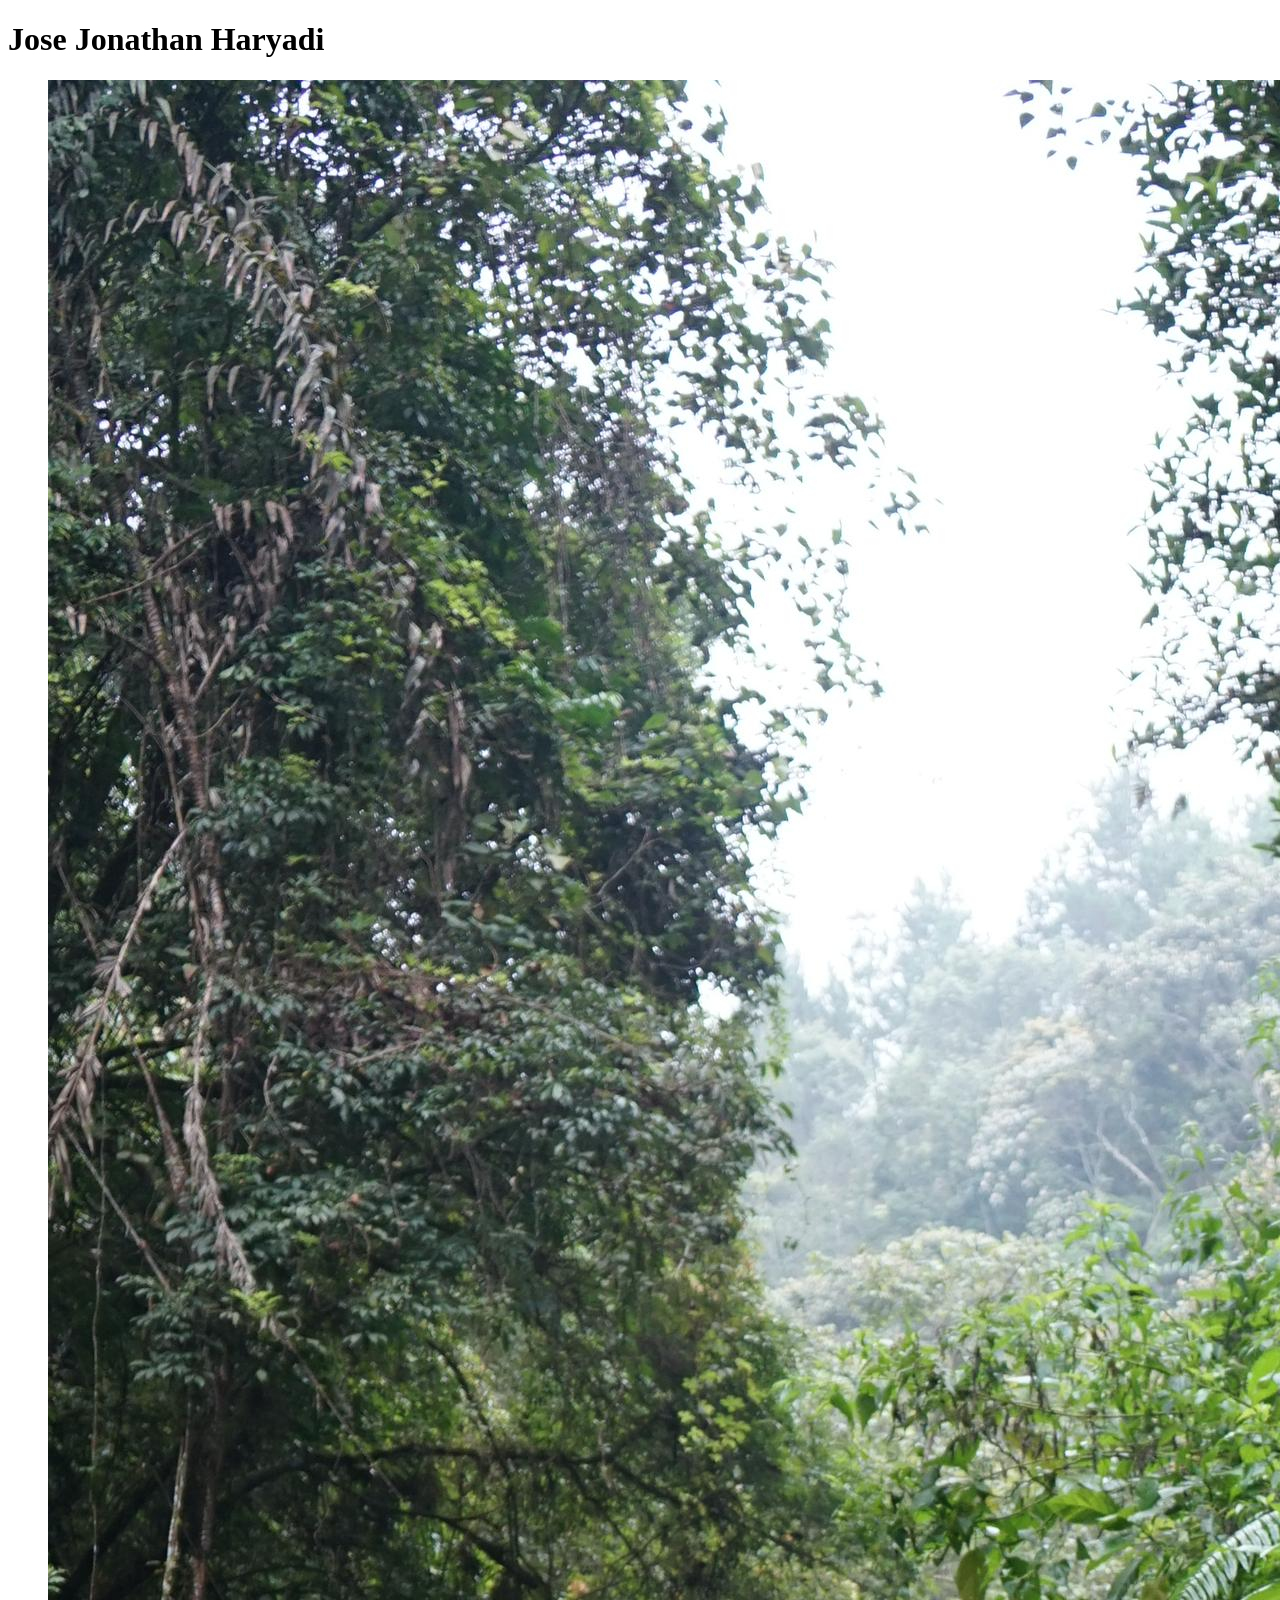
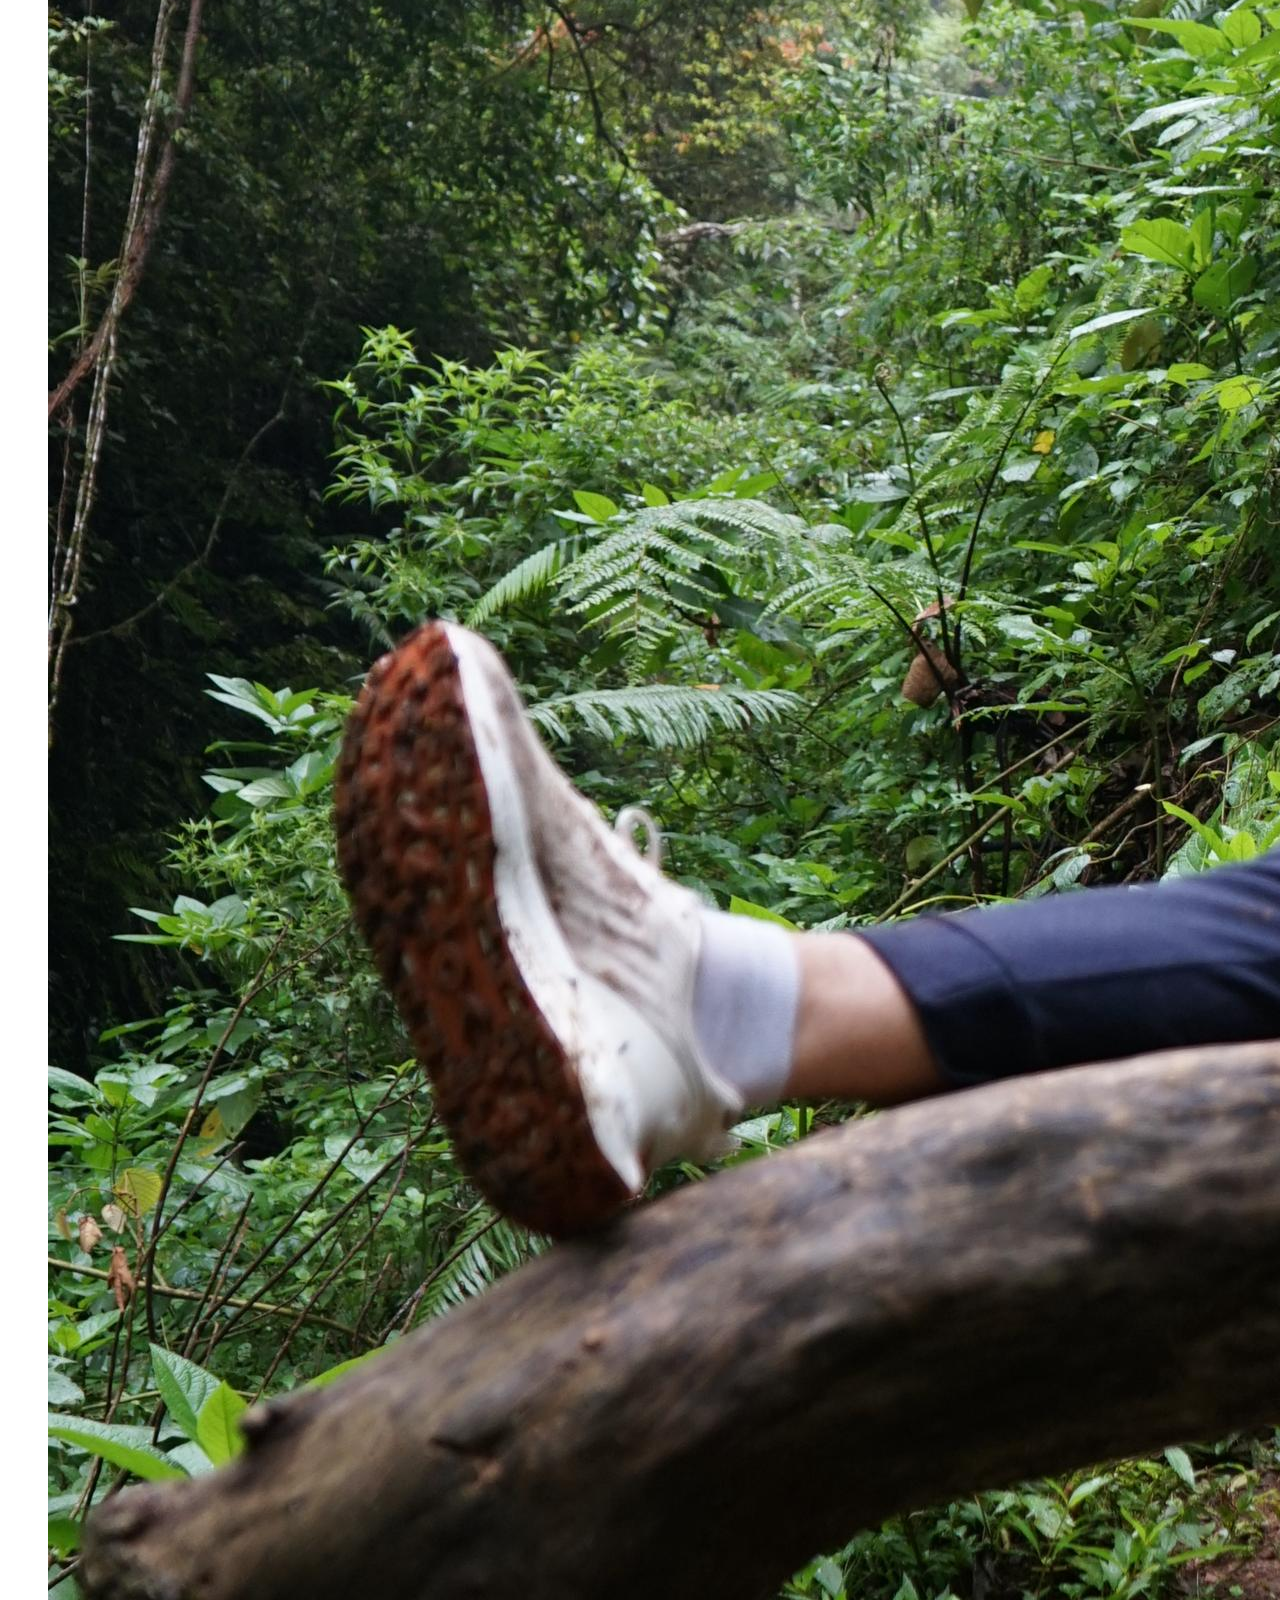
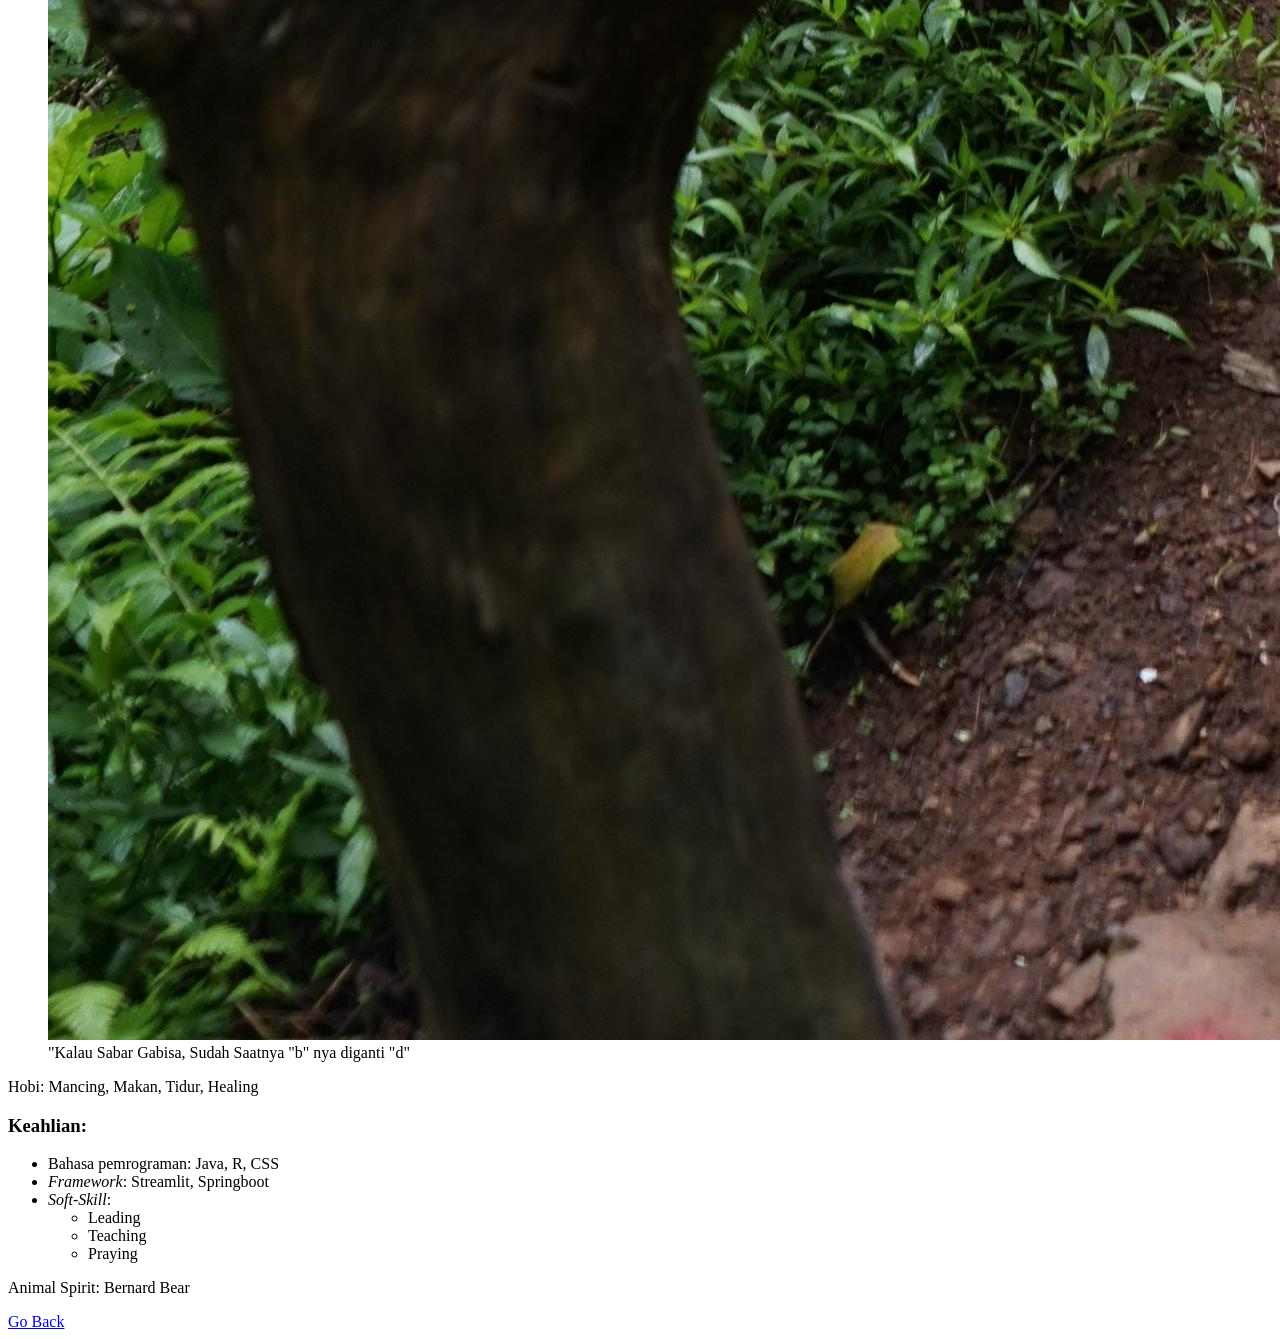
<file: jose.html>
<!DOCTYPE html>
<html lang="en">
<head>
    <meta charset="UTF-8">
    <meta name="viewport" content="width=device-width, initial-scale=1.0">
    <title>Jose Jonathan Haryadi</title>
</head>
<body>
    <h1>Jose Jonathan Haryadi</h1>

    <figure>
        <img src="/images/jose.jpeg" alt="jose_photo">
        <figcaption>"Kalau Sabar Gabisa, Sudah Saatnya "b" nya diganti "d"</figcaption>
    </figure>

    <div>
        <p>Hobi: Mancing, Makan, Tidur, Healing</p>
        <h3>Keahlian:</h3>
        <ul>
            <li>Bahasa pemrograman: Java, R, CSS</li>
            <li><i>Framework</i>: Streamlit, Springboot</li>
            <li><i>Soft-Skill</i>:
                <ul>
                    <li>Leading</li>
                    <li>Teaching</li>
                    <li>Praying</li>
                </ul>
            </li>
        </ul>
        <p>Animal Spirit: Bernard Bear</p>
    </div>

    <a href="index.html">Go Back</a>
</body>
</html>
</file>
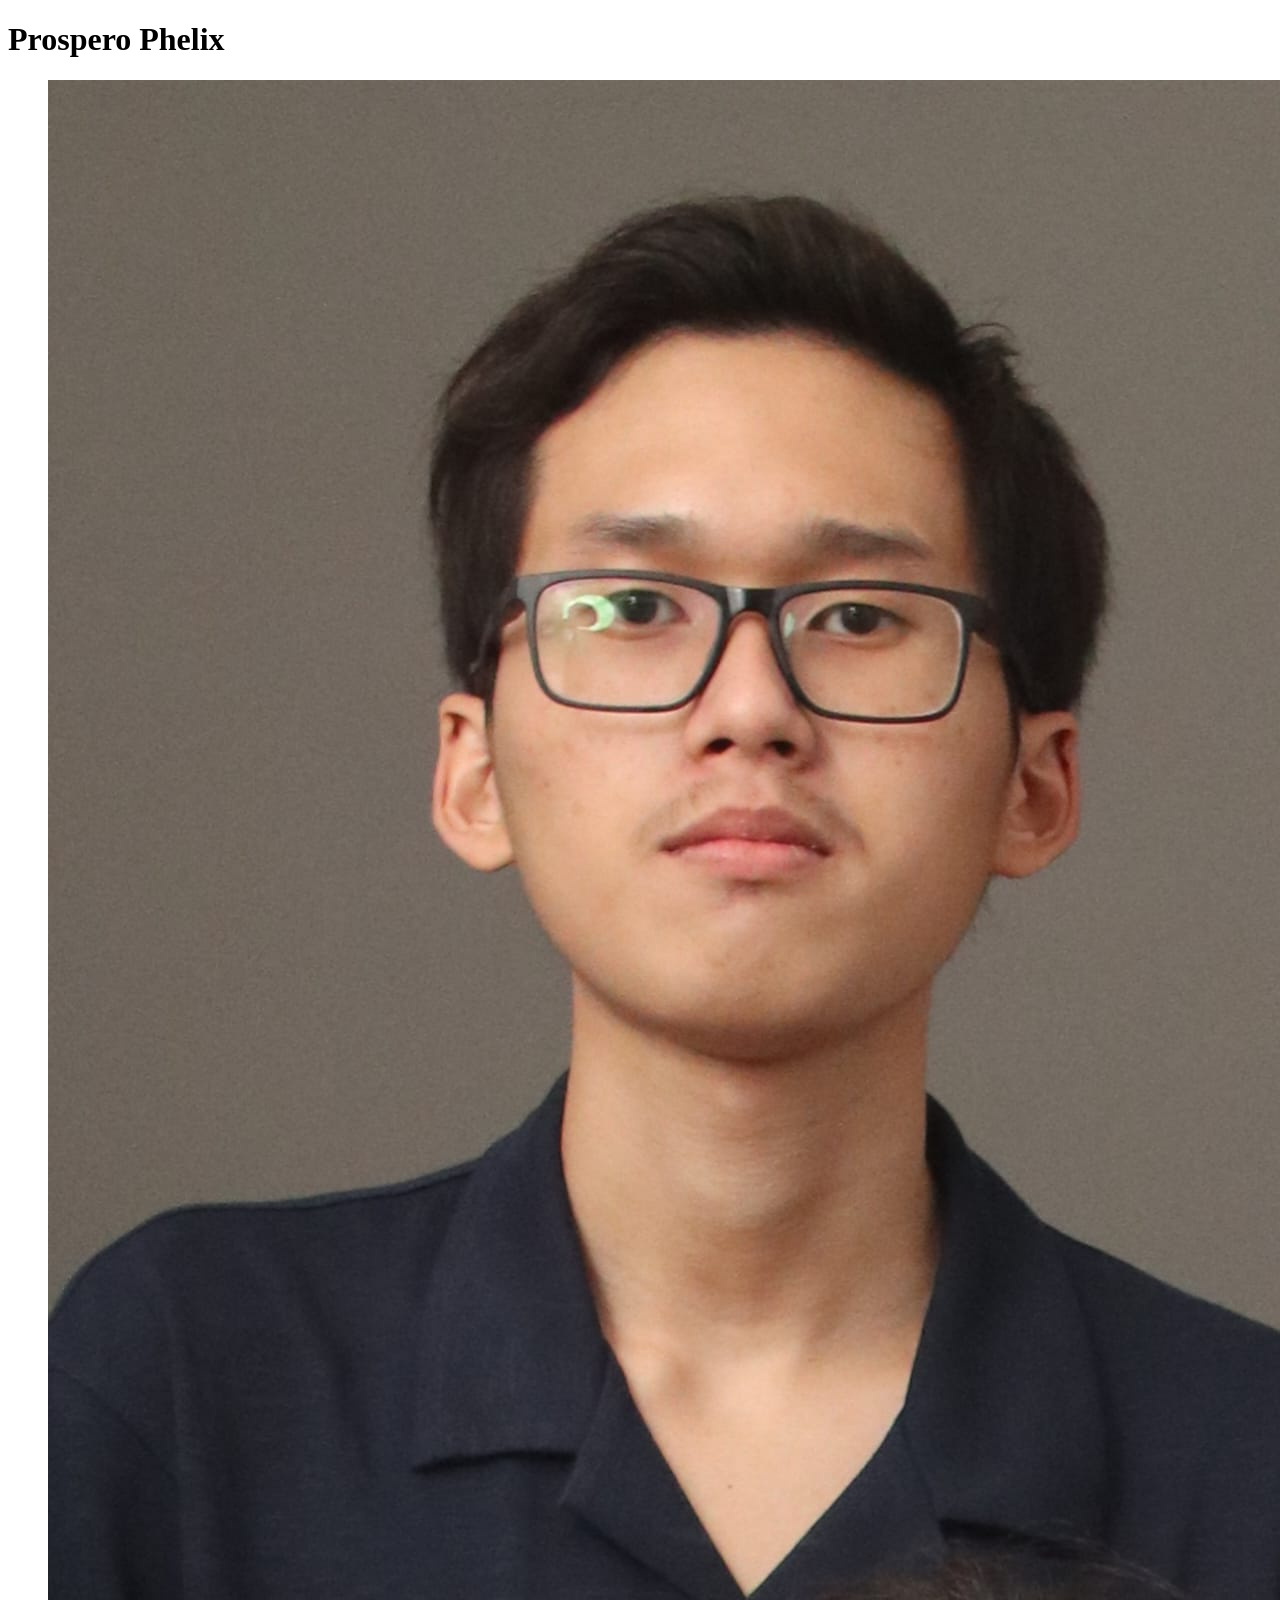
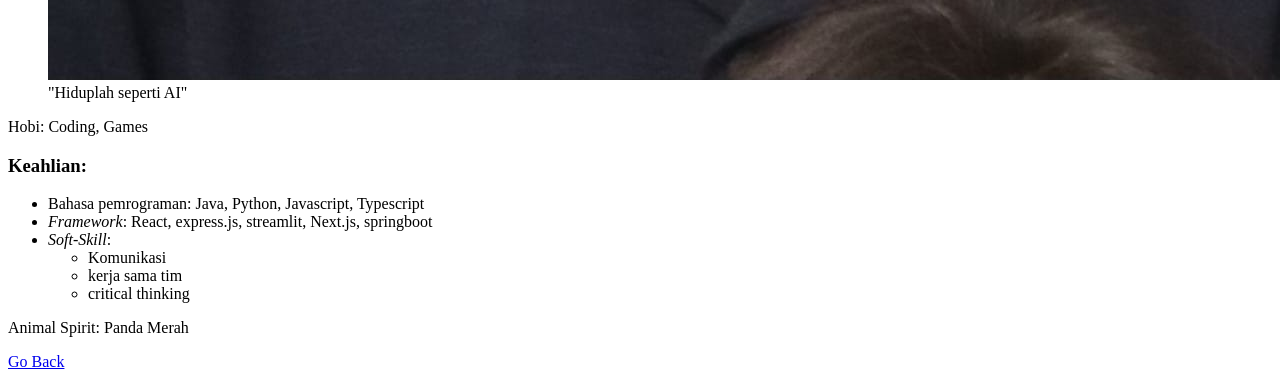
<file: prospero.html>
<!DOCTYPE html>
<html lang="en">

<head>
    <meta charset="UTF-8">
    <meta name="viewport" content="width=device-width, initial-scale=1.0">
    <title>Prospero Phelix</title>
</head>

<body>
    <h1>Prospero Phelix</h1>
    <figure>
        <img src="/images/prospero.jpeg" alt="prospero_photo">
        <figcaption>"Hiduplah seperti AI"</figcaption>
    </figure>
    <div>
        <p>Hobi: Coding, Games</p>
        <h3>Keahlian:</h3>
        <ul>
            <li>Bahasa pemrograman: Java, Python, Javascript, Typescript</li>
            <li><i>Framework</i>: React, express.js, streamlit, Next.js, springboot</li>
            <li><i>Soft-Skill</i>:
                <ul>
                    <li>Komunikasi</li>
                    <li>kerja sama tim</li>
                    <li>critical thinking</li>
                </ul>
            </li>
        </ul>
        <p>Animal Spirit: Panda Merah</p>
    </div>

    <a href="index.html">Go Back</a>
</body>

</html>
</file>
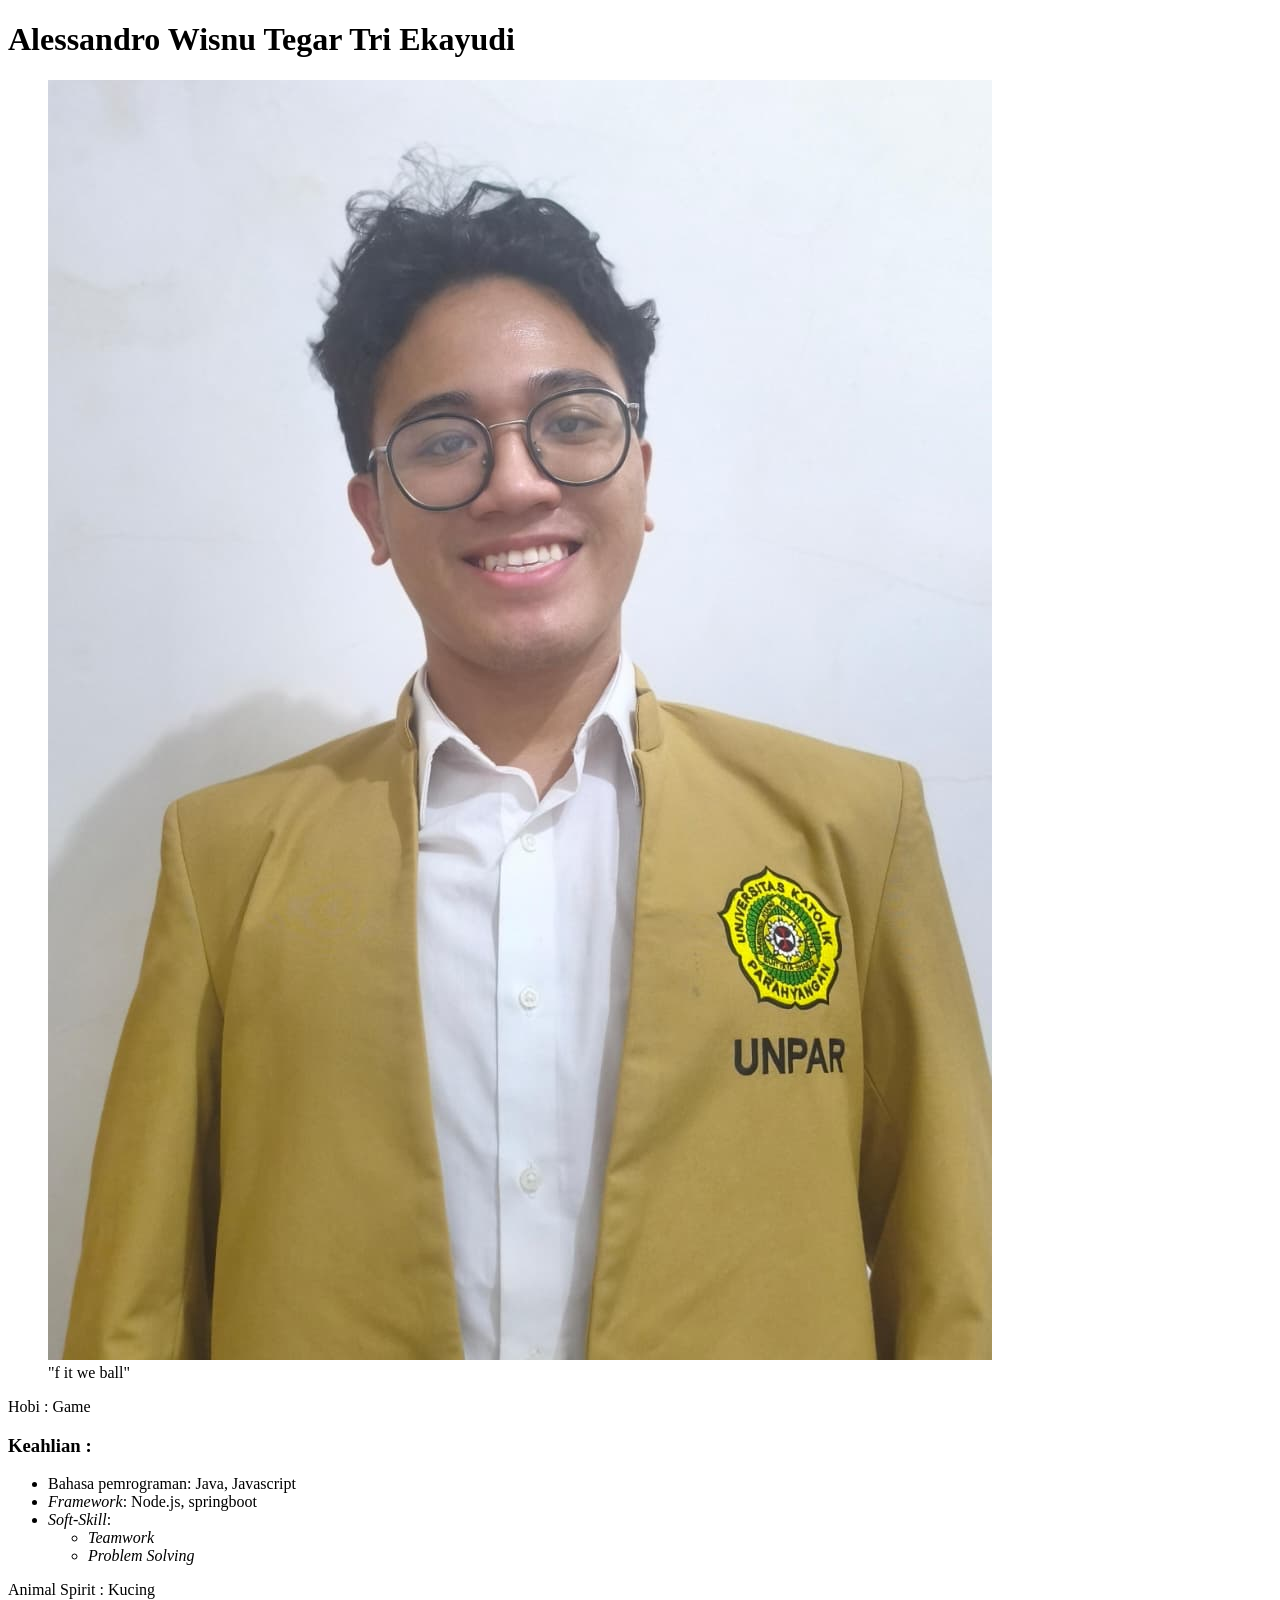
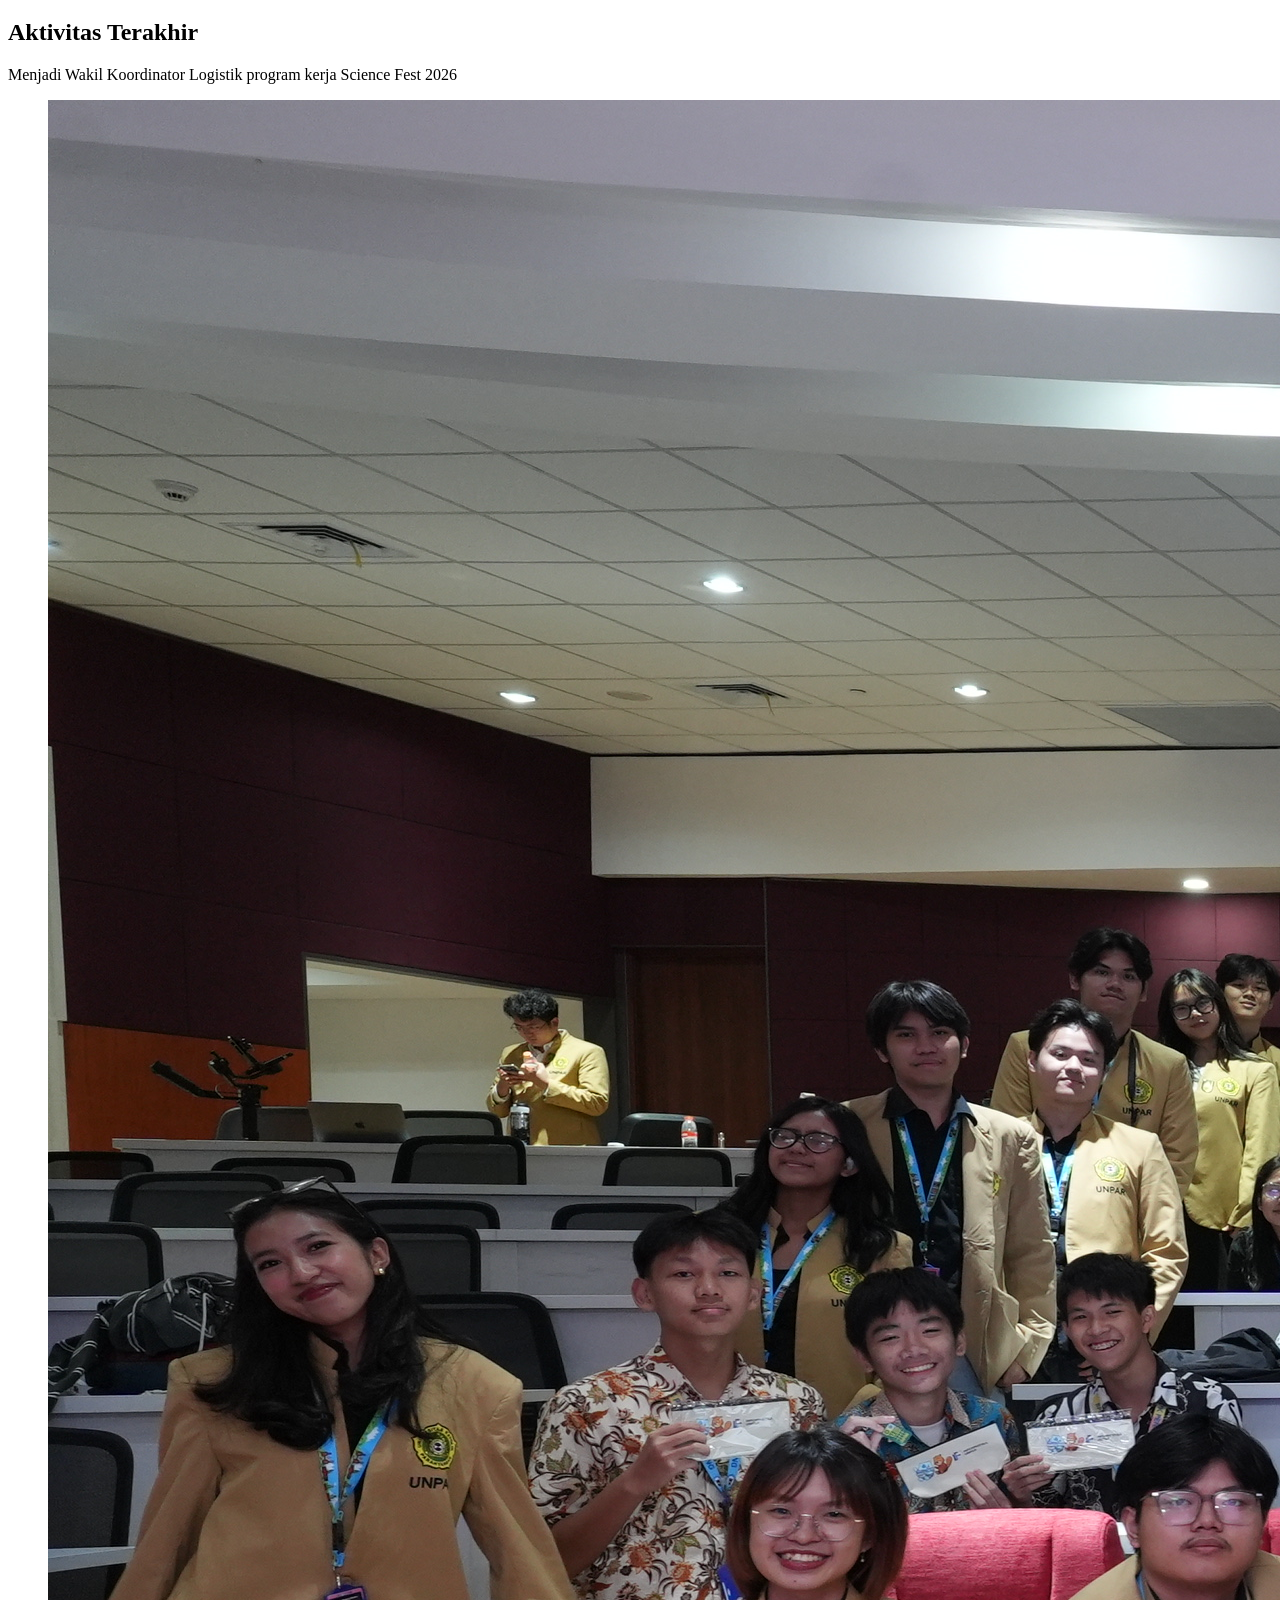
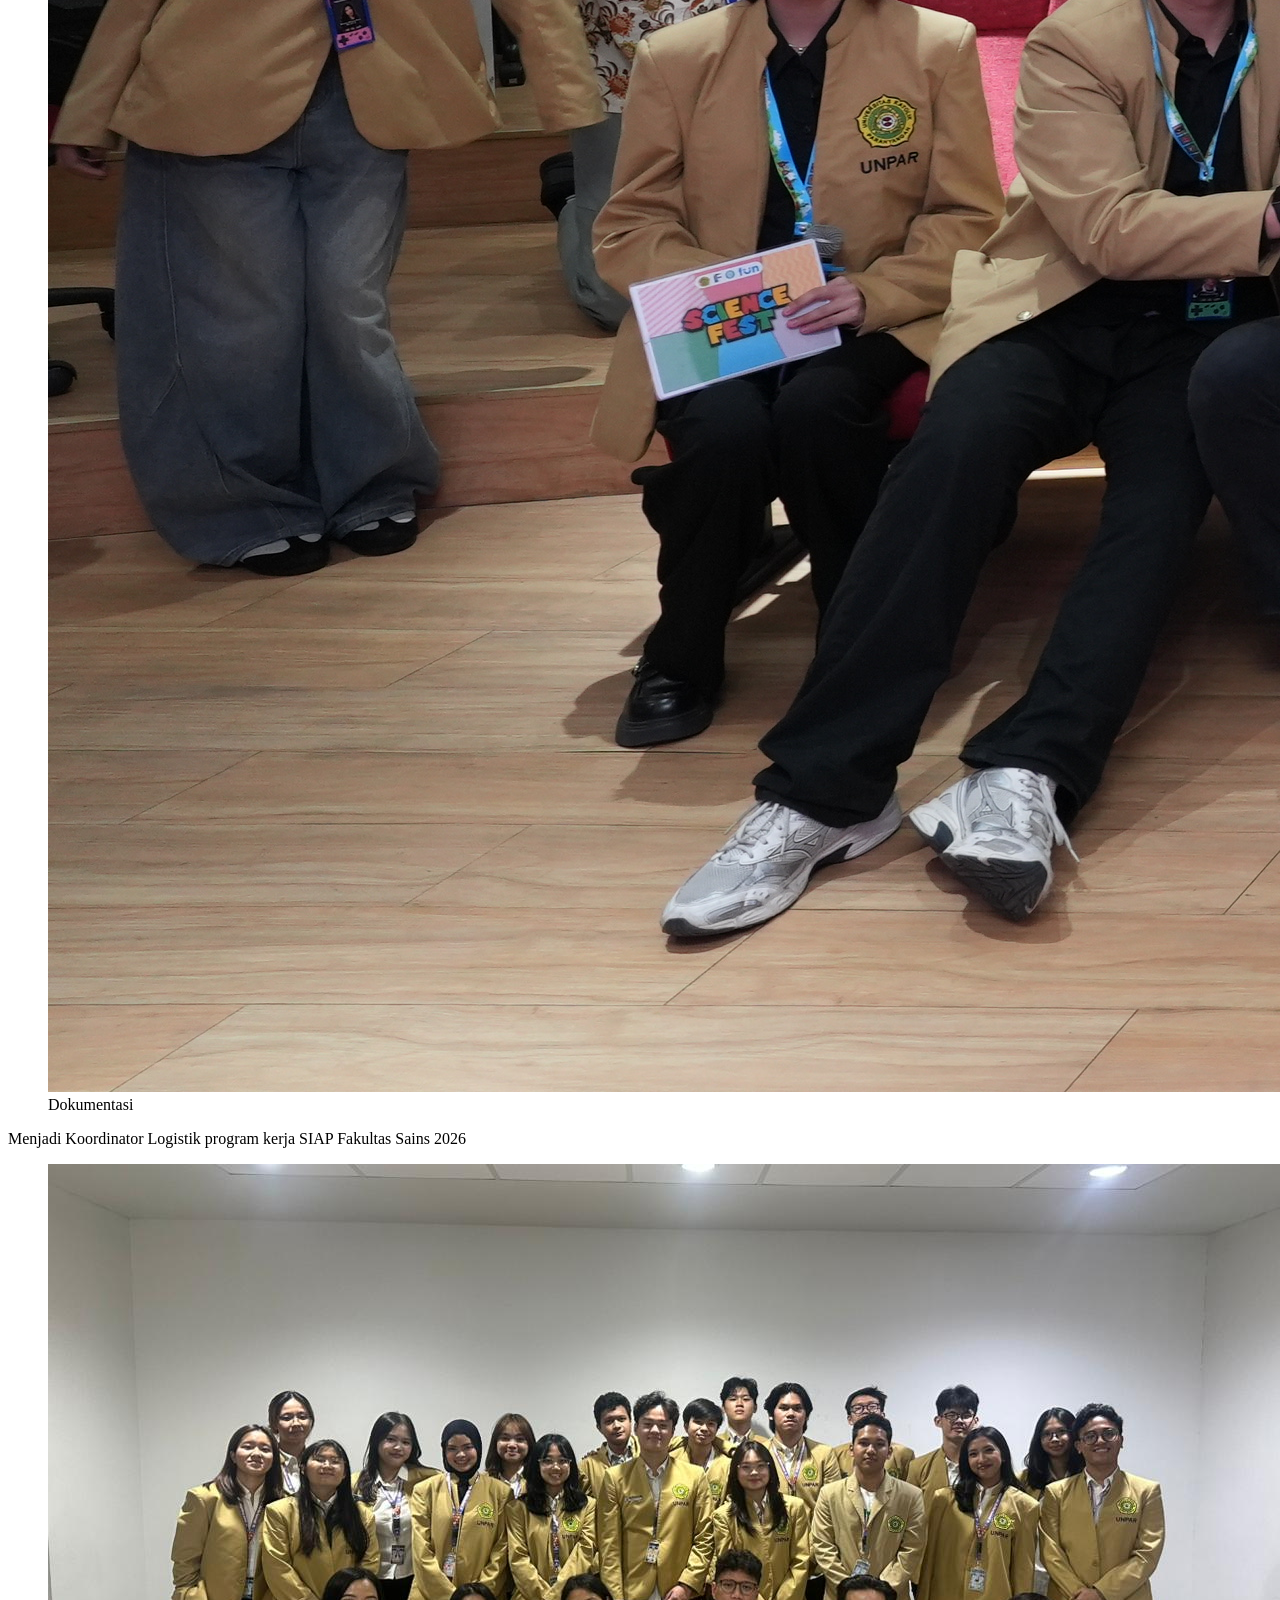
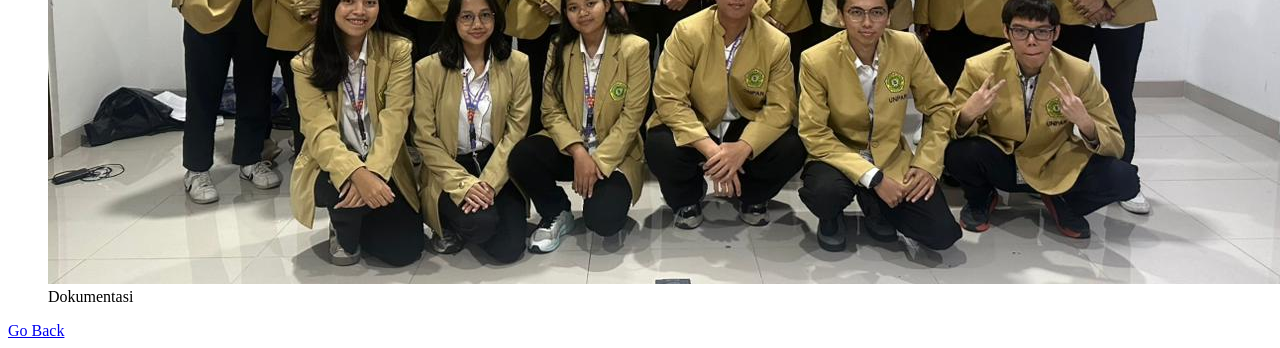
<file: wisnu.html>
<!DOCTYPE html>
<html lang="en">

<head>
    <meta charset="UTF-8">
    <meta name="viewport" content="width=device-width, initial-scale=1.0">
    <title>Alessandro Wisnu Tegar Tri Ekayudi</title>
</head>

<body>
    <h1>Alessandro Wisnu Tegar Tri Ekayudi</h1>
    <figure>
        <img src="/images/wisnu.jpeg" alt="wisnu_photo">
        <figcaption>"f it we ball"</figcaption>
    </figure>

    <div>
        <p>Hobi : Game</p>
        <h3>Keahlian :</h3>
        <ul>
            <li>Bahasa pemrograman: Java, Javascript</li>
            <li><i>Framework</i>: Node.js, springboot</li>
            <li><i>Soft-Skill</i>:
                <ul>
                    <li><i>Teamwork</i></li>
                    <li><i>Problem Solving</i></li>
                </ul>
            </li>
        </ul>
        <p>Animal Spirit : Kucing</p>
    </div>

    <div>
        <h2>Aktivitas Terakhir</h2>

        <p>Menjadi Wakil Koordinator Logistik program kerja Science Fest 2026</p>
    </div>

    <figure>
        <img src="/images/wisnu_activity.JPG" alt="science_fest">

        <figcaption>Dokumentasi</figcaption>
    </figure>

    <div>
        <p>Menjadi Koordinator Logistik program kerja SIAP Fakultas Sains 2026</p>
    </div>

    <figure>
        <img src="/images/wisnu_activity_2.jpeg" alt="science_fest">

        <figcaption>Dokumentasi</figcaption>
    </figure>

    <a href="/index.html">Go Back</a>
</body>

</html>
</file>
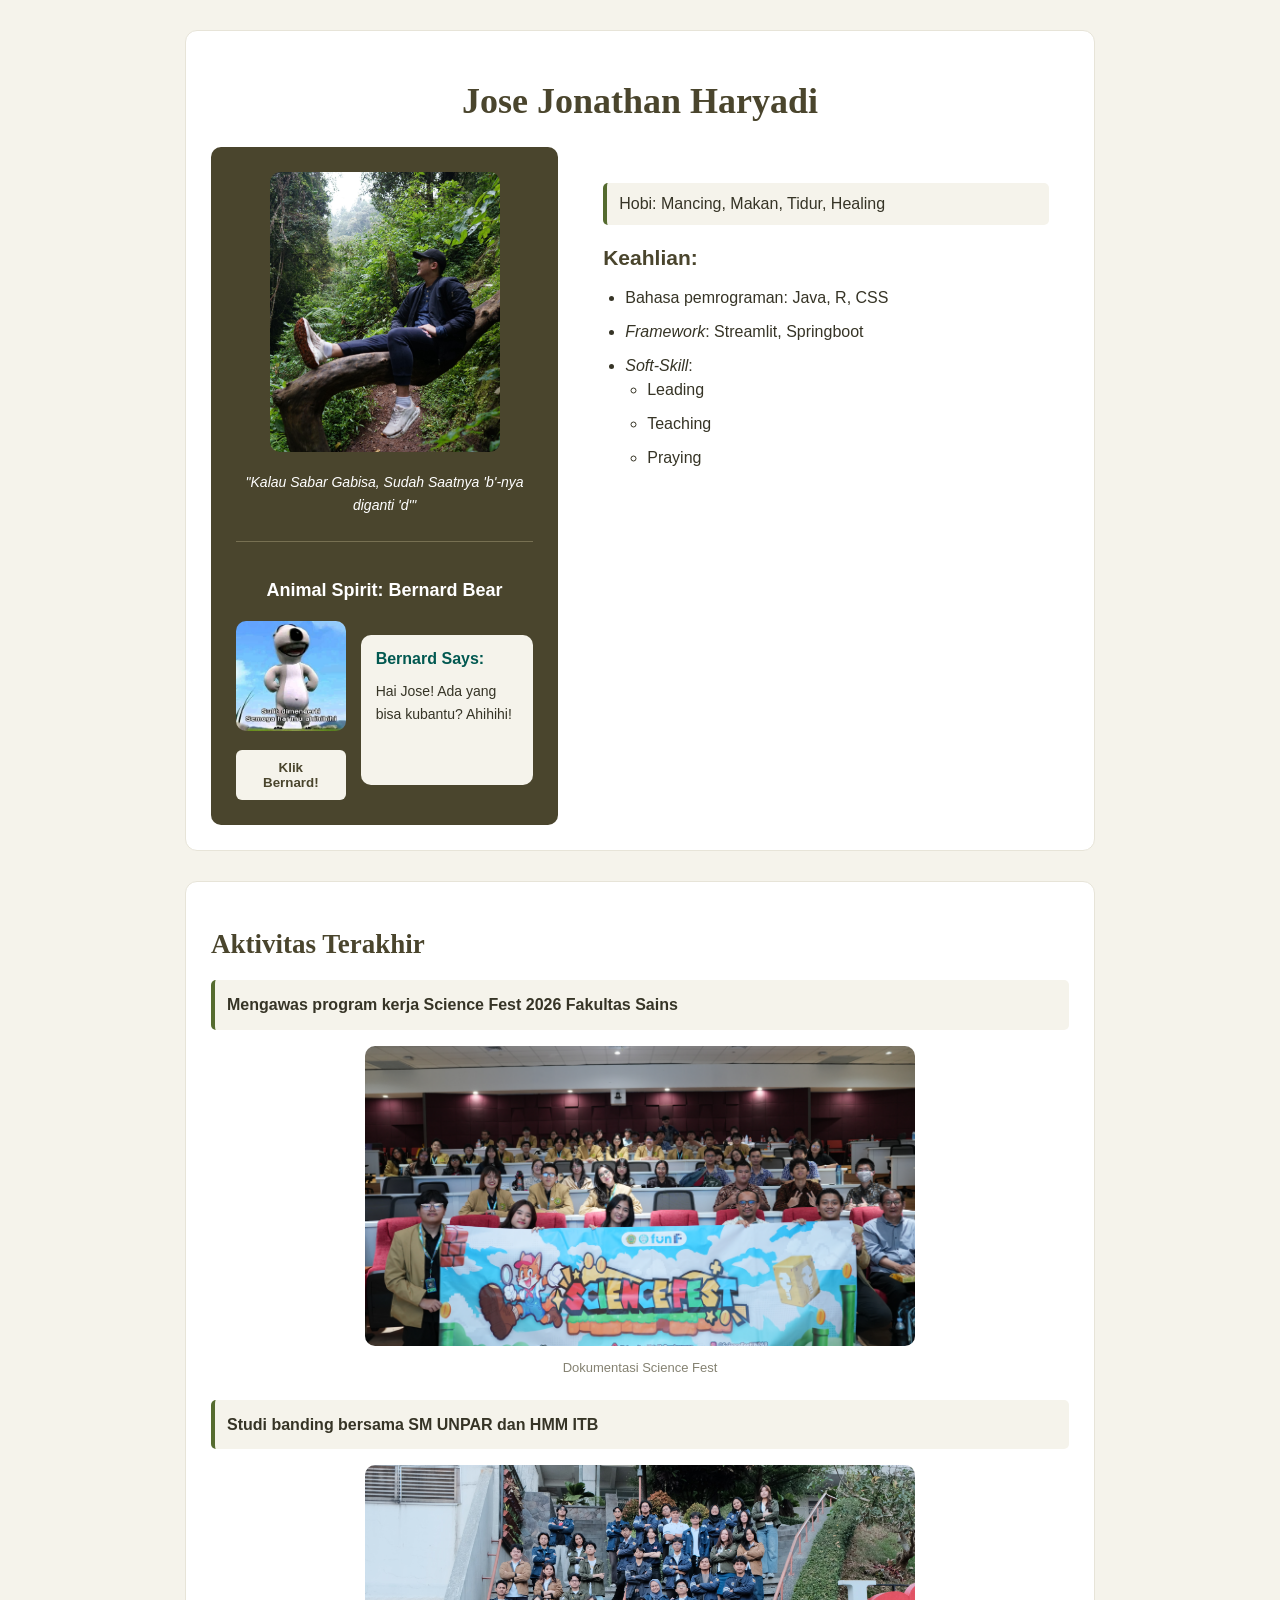
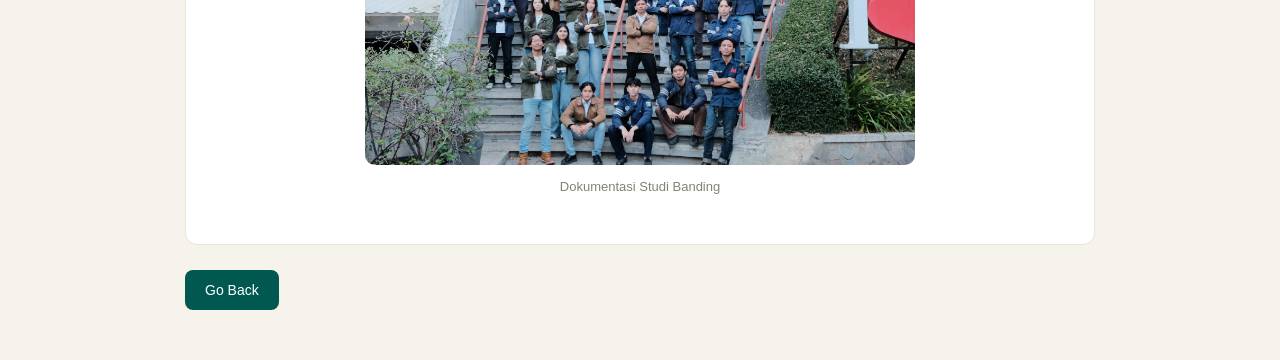
<file: pages/jose/jose.html>
<!DOCTYPE html>
<html lang="en">

<head>
    <meta charset="UTF-8">
    <meta name="viewport" content="width=device-width, initial-scale=1.0">
    <title>Jose Jonathan Haryadi</title>
    <link rel="stylesheet" href="style.css">
</head>

<body>
    <div class="profil">
        <h1>Jose Jonathan Haryadi</h1>
        <div class="profile-content">

            <figure>
                <img id="josePhoto" src="../../images/jose.jpeg" alt="Foto Jose">

                <figcaption>
                    "Kalau Sabar Gabisa, Sudah Saatnya 'b'-nya diganti 'd'"
                </figcaption>

                <div class="animal">
                    <p>Animal Spirit: Bernard Bear</p>

                    <div class="animal-content">
                        <div class="bernard-character">
                            <img id="bernardImage" src="../../images/foto_3.jpg" alt="Bernard Bear">
                            <button id="bernardButton" type="button">
                                Klik Bernard!
                            </button>
                        </div>

                        <div class="bernard-response">
                            <h3>Bernard Says:</h3>
                            <p id="bernardMessage">
                                Hai Jose! Ada yang bisa kubantu? Ahihihi!
                            </p>
                        </div>
                    </div>
                </div>
            </figure>

            <div class="information">
                <p>Hobi: Mancing, Makan, Tidur, Healing</p>
                <h3>Keahlian:</h3>
                <ul>
                    <li>Bahasa pemrograman: Java, R, CSS</li>
                    <li>
                        <i>Framework</i>: Streamlit, Springboot
                    </li>
                    <li>
                        <i>Soft-Skill</i>:
                        <ul>
                            <li>Leading</li>
                            <li>Teaching</li>
                            <li>Praying</li>
                        </ul>
                    </li>
                </ul>
            </div>
        </div>
    </div>


    <div class="activities">
        <h2>Aktivitas Terakhir</h2>

        <p>
            Mengawas program kerja Science Fest 2026 Fakultas Sains
        </p>

        <figure>
            <img src="../../images/jose_activity_1.JPG" alt="Dokumentasi Science Fest">
            <figcaption>
                Dokumentasi Science Fest
            </figcaption>
        </figure>

        <p>
            Studi banding bersama SM UNPAR dan HMM ITB
        </p>

        <figure>
            <img src="../../images/jose_activity_2.jpeg" alt="Dokumentasi Studi Banding">
            <figcaption>
                Dokumentasi Studi Banding
            </figcaption>
        </figure>
    </div>

    <a href="../../index.html">Go Back</a>
    <script src="script.js"></script>
</body>

</html>
</file>
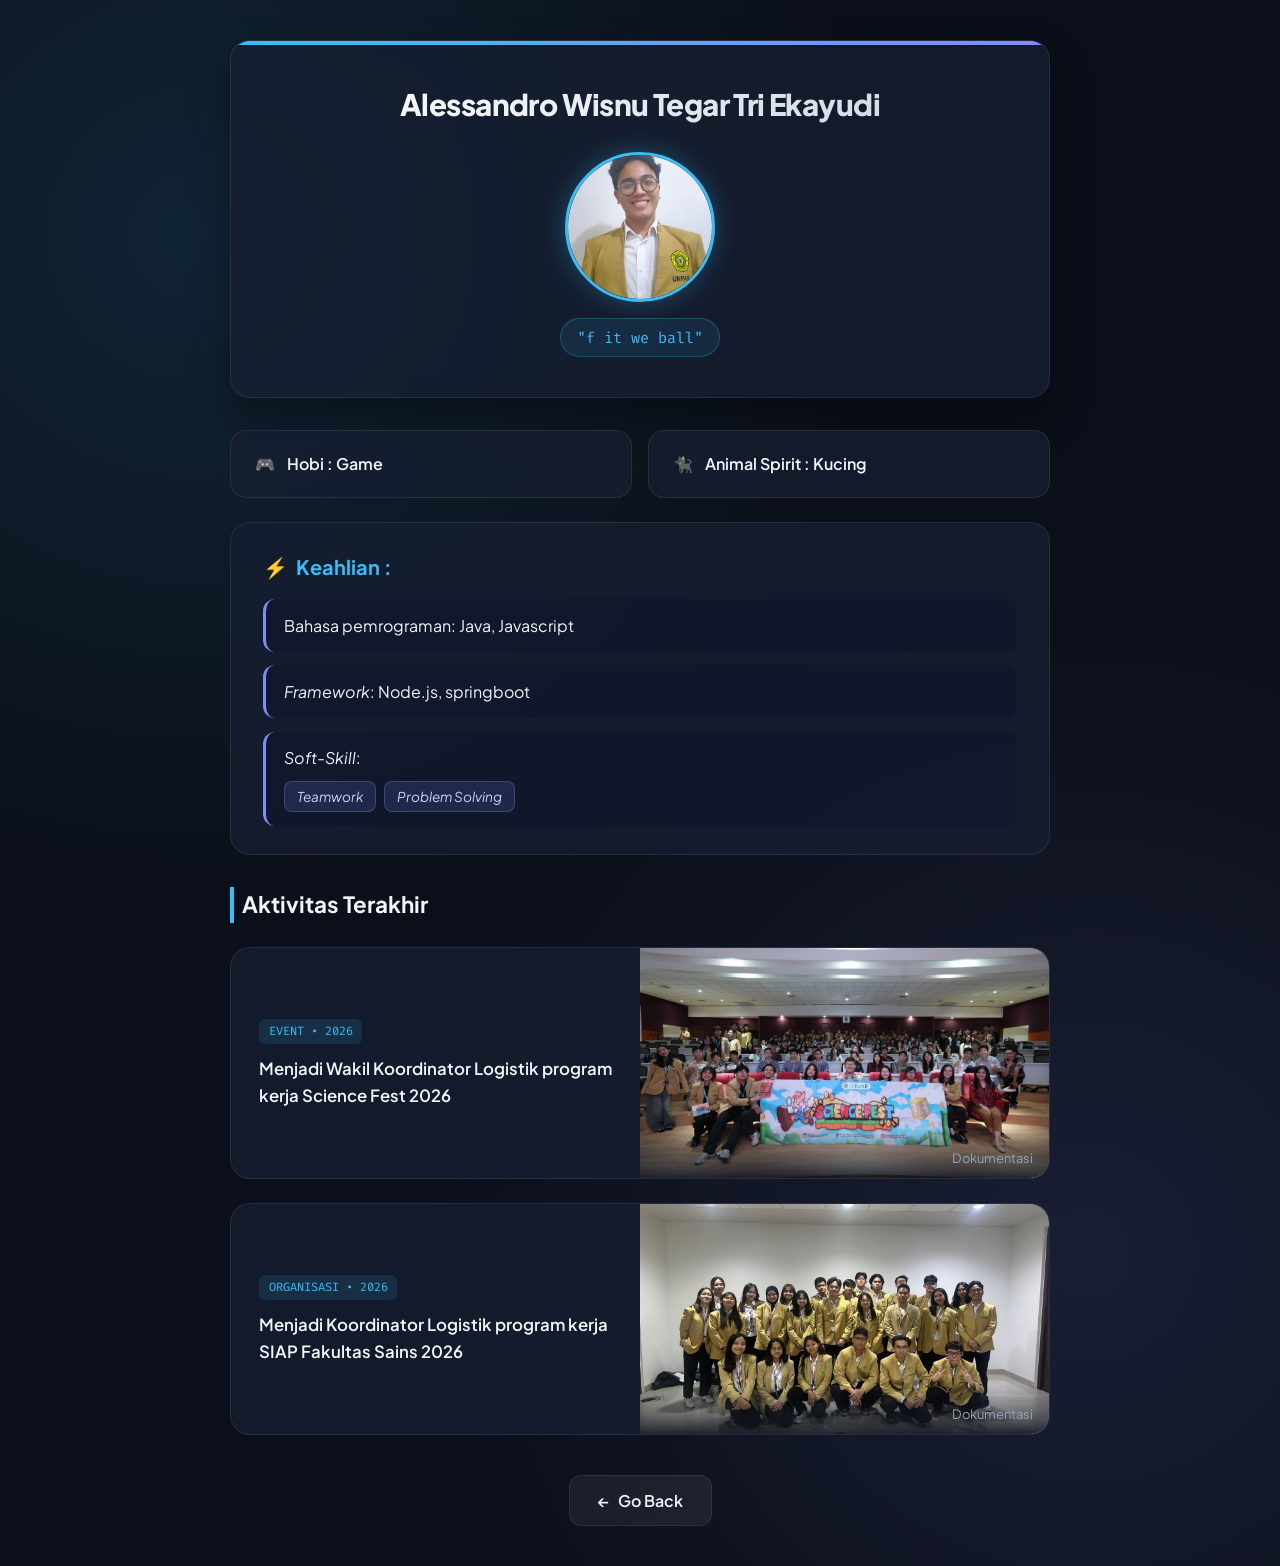
<file: pages/wisnu/wisnu.html>
<!DOCTYPE html>
<html lang="id">

<head>
    <meta charset="UTF-8">
    <meta name="viewport" content="width=device-width, initial-scale=1.0">
    <title>Alessandro Wisnu Tegar Tri Ekayudi</title>
    <!-- Font modern -->
    <link rel="preconnect" href="https://fonts.googleapis.com">
    <link rel="preconnect" href="https://fonts.gstatic.com" crossorigin>
    <link href="https://fonts.googleapis.com/css2?family=Fira+Code:wght@400;500&family=Plus+Jakarta+Sans:wght@400;600;700;800&display=swap" rel="stylesheet">
    <!-- Menghubungkan CSS eksternal -->
    <link rel="stylesheet" href="wisnu_style.css">
</head>

<body id="profile-body">
    <main id="main-container">
        <header id="hero-section">
            <h1 id="profile-name">Alessandro Wisnu Tegar Tri Ekayudi</h1>
            <figure id="avatar-figure">
                <img id="avatar-img" src="../../images/wisnu.jpeg" alt="wisnu_photo">
                <figcaption id="avatar-quote">"f it we ball"</figcaption>
            </figure>
        </header>

        <section id="bio-section">
            <div id="quick-info">
                <p id="hobby-text">Hobi : Game</p>
                <p id="spirit-text">Animal Spirit : Kucing</p>
            </div>

            <div id="skills-wrapper">
                <h3 id="skills-title">Keahlian :</h3>
                <ul id="skills-list">
                    <li class="skill-category">Bahasa pemrograman: Java, Javascript</li>
                    <li class="skill-category"><i>Framework</i>: Node.js, springboot</li>
                    <li class="skill-category"><i>Soft-Skill</i>:
                        <ul id="soft-skills-list">
                            <li><i>Teamwork</i></li>
                            <li><i>Problem Solving</i></li>
                        </ul>
                    </li>
                </ul>
            </div>
        </section>

        <section id="activities-section">
            <h2 id="activities-title">Aktivitas Terakhir</h2>

            <article class="activity-card" id="activity-1">
                <div class="activity-desc">
                    <p>Menjadi Wakil Koordinator Logistik program kerja Science Fest 2026</p>
                </div>
                <figure class="activity-figure">
                    <img class="activity-img" src="../../images/wisnu_activity.JPG" alt="science_fest">
                    <figcaption>Dokumentasi</figcaption>
                </figure>
            </article>

            <article class="activity-card" id="activity-2">
                <div class="activity-desc">
                    <p>Menjadi Koordinator Logistik program kerja SIAP Fakultas Sains 2026</p>
                </div>
                <figure class="activity-figure">
                    <img class="activity-img" src="../../images/wisnu_activity_2.jpeg" alt="siap_fakultas_sains">
                    <figcaption>Dokumentasi</figcaption>
                </figure>
            </article>
        </section>

        <footer id="profile-footer">
            <a id="back-btn" href="../../index.html">Go Back</a>
        </footer>
    </main>

    <!-- Menghubungkan JavaScript eksternal -->
    <script src="wisnu_script.js"></script>
</body>

</html>
</file>
<file: pages/jose/style.css>
* {
    box-sizing: border-box;
}

body {
    max-width: 950px;
    margin: 0 auto;
    padding: 30px 20px;

    background-color: #F5F3EB;
    color: #363426;
    font-family: Arial, sans-serif;
}

.profil {
    margin-bottom: 30px;
    padding: 25px;

    background-color: #FFFFFF;
    border: 1px solid #E7E4D8;
    border-radius: 12px;
}

.profil h1 {
    margin-bottom: 25px;

    color: #4A452D;
    font-family: Georgia, serif;
    font-size: 36px;
    text-align: center;
}

.profile-content {
    display: flex;
    gap: 25px;
}

.profile-content figure {
    flex: 1;
    margin: 0;
    padding: 25px;

    background-color: #4A452D;
    border-radius: 10px;
    text-align: center;
}

.profile-content figure > img {
    width: 100%;
    max-width: 230px;
    height: 280px;

    object-fit: cover;
    border-radius: 10px;

    animation: floating 3s ease-in-out infinite;
    transition: filter 0.3s ease;
}

.profile-content figure > img:hover {
    animation-play-state: paused;
    filter: brightness(1.08);
}

@keyframes floating {
    0% {
        transform: translateY(0);
    }

    50% {
        transform: translateY(-10px);
    }

    100% {
        transform: translateY(0);
    }
}

.profile-content figure figcaption {
    margin-top: 15px;

    color: #FFFFFF;
    font-size: 14px;
    font-style: italic;
    line-height: 1.6;
}

.information {
    flex: 1.5;
    padding: 20px;
}

.information > p:first-child {
    margin-bottom: 20px;
    padding: 12px;

    background-color: #F5F3EB;
    border-left: 4px solid #556B2F;
    border-radius: 5px;
}

.information h3 {
    margin-bottom: 15px;

    color: #4A452D;
    font-size: 21px;
}

.information ul {
    padding-left: 22px;
}

.information li {
    margin-bottom: 10px;
    line-height: 1.5;
}

.animal {
    margin-top: 25px;
    padding-top: 20px;

    border-top: 1px solid #777052;
    text-align: center;
}

.animal > p {
    margin-bottom: 20px;

    color: #FFFFFF;
    font-weight: bold;
    font-size: 18px;
}

.animal-content {
    display: flex;
    align-items: center;
    gap: 15px;
}

.bernard-character {
    flex: 1;
    text-align: center;
}

.bernard-character img {
    width: 130px;
    max-width: 100%;

    border-radius: 10px;
    transition: transform 0.3s ease;
}

.bernard-character img.bernard-happy {
    transform: rotate(10deg) scale(1.1);
}

#bernardButton {
    display: block;
    margin: 15px auto 0;
    padding: 10px 15px;

    background-color: #F5F3EB;
    color: #4A452D;

    border: none;
    border-radius: 6px;

    font-weight: bold;
    cursor: pointer;
    transition: background-color 0.3s;
}

#bernardButton:hover {
    background-color: #556B2F;
    color: #FFFFFF;
}

.bernard-response {
    flex: 1.3;
    min-height: 150px;
    padding: 15px;

    background-color: #F5F3EB;
    border-radius: 10px;

    text-align: left;
}

.bernard-response h3 {
    margin-top: 0;
    margin-bottom: 12px;

    color: #015850;
    font-size: 16px;
}

.bernard-response p {
    margin: 0;

    color: #363426;
    font-size: 14px;
    line-height: 1.6;
}

.bernard-response p.show-message {
    animation: messagePop 0.4s ease;
}

@keyframes messagePop {
    0% {
        opacity: 0;
        transform: translateY(8px);
    }

    100% {
        opacity: 1;
        transform: translateY(0);
    }
}

.activities {
    margin-bottom: 25px;
    padding: 25px;

    background-color: #FFFFFF;
    border: 1px solid #E7E4D8;
    border-radius: 12px;
}

.activities h2 {
    margin-bottom: 20px;

    color: #4A452D;
    font-family: Georgia, serif;
    font-size: 27px;
}

.activities > p {
    margin-top: 15px;
    padding: 12px;

    background-color: #F5F3EB;
    border-left: 4px solid #556B2F;
    border-radius: 5px;

    font-weight: bold;
    line-height: 1.6;
}

.activities figure {
    margin: 15px 0 25px;
    text-align: center;
}

.activities figure img {
    width: 100%;
    max-width: 550px;
    max-height: 300px;

    object-fit: cover;
    border-radius: 10px;
}

.activities figcaption {
    margin-top: 10px;

    color: #858272;
    font-size: 13px;
}

body > a {
    display: inline-block;
    margin-bottom: 20px;
    padding: 12px 20px;

    background-color: #015850;
    border-radius: 8px;

    color: #FFFFFF;
    font-size: 14px;
    text-decoration: none;
}

body > a:hover {
    background-color: #556B2F;
}

@media (max-width: 650px) {

    body {
        padding: 20px 15px;
    }

    .profile-content {
        flex-direction: column;
    }

    .profile-content figure > img {
        max-width: 220px;
        height: 250px;
    }

    .information {
        padding: 15px;
    }

    .profil h1 {
        font-size: 29px;
    }

    .animal-content {
        flex-direction: column;
    }

    .bernard-character,
    .bernard-response {
        width: 100%;
    }

    .activities {
        padding: 18px;
    }

}
</file>
<file: pages/wisnu/wisnu_style.css>
:root {
    --bg-dark: #0b0f19;
    --card-bg: rgba(23, 31, 50, 0.75);
    --card-border: rgba(255, 255, 255, 0.08);
    --accent-primary: #38bdf8;
    --accent-secondary: #818cf8;
    --text-main: #f1f5f9;
    --text-muted: #94a3b8;
}

* {
    box-sizing: border-box;
    margin: 0;
    padding: 0;
}

body#profile-body {
    font-family: 'Plus Jakarta Sans', sans-serif;
    background-color: var(--bg-dark);
    background-image: 
        radial-gradient(circle at 15% 15%, rgba(56, 189, 248, 0.12) 0%, transparent 40%),
        radial-gradient(circle at 85% 80%, rgba(129, 140, 248, 0.12) 0%, transparent 40%);
    color: var(--text-main);
    line-height: 1.6;
    min-height: 100vh;
    padding: 2.5rem 1.25rem;
}

#main-container {
    max-width: 820px;
    margin: 0 auto;
    display: flex;
    flex-direction: column;
    gap: 2rem;
}

/* HERO SECTION */
#hero-section {
    background: var(--card-bg);
    border: 1px solid var(--card-border);
    backdrop-filter: blur(12px);
    border-radius: 20px;
    padding: 2.5rem 2rem;
    text-align: center;
    box-shadow: 0 20px 40px rgba(0, 0, 0, 0.35);
    position: relative;
    overflow: hidden;
}

#hero-section::before {
    content: "";
    position: absolute;
    top: 0; left: 0; right: 0;
    height: 4px;
    background: linear-gradient(90deg, var(--accent-primary), var(--accent-secondary));
}

#avatar-figure {
    display: flex;
    flex-direction: column;
    align-items: center;
    margin-top: 1.5rem;
}

#avatar-img {
    width: 150px;
    height: 150px;
    object-fit: cover;
    border-radius: 50%;
    border: 3px solid var(--accent-primary);
    box-shadow: 0 0 25px rgba(56, 189, 248, 0.3);
    transition: transform 0.35s ease, box-shadow 0.35s ease;
    cursor: pointer;
}

#avatar-img:hover {
    transform: scale(1.06) rotate(2deg);
    box-shadow: 0 0 35px rgba(129, 140, 248, 0.5);
}

#profile-name {
    font-size: 1.85rem;
    font-weight: 800;
    letter-spacing: -0.02em;
    background: linear-gradient(to right, #ffffff, #cbd5e1);
    -webkit-background-clip: text;
    -webkit-text-fill-color: transparent;
}

#avatar-quote {
    margin-top: 1rem;
    font-family: 'Fira Code', monospace;
    font-size: 0.95rem;
    color: var(--accent-primary);
    background: rgba(56, 189, 248, 0.1);
    padding: 0.4rem 1rem;
    border-radius: 999px;
    border: 1px solid rgba(56, 189, 248, 0.25);
}

/* BIO & SKILLS SECTION */
#bio-section {
    display: grid;
    grid-template-columns: 1fr;
    gap: 1.5rem;
}

#quick-info {
    display: grid;
    grid-template-columns: repeat(auto-fit, minmax(220px, 1fr));
    gap: 1rem;
}

#hobby-text, #spirit-text {
    background: var(--card-bg);
    border: 1px solid var(--card-border);
    padding: 1.25rem 1.5rem;
    border-radius: 16px;
    font-weight: 600;
    display: flex;
    align-items: center;
    gap: 0.75rem;
    transition: transform 0.25s ease, border-color 0.25s ease;
}

#hobby-text:hover, #spirit-text:hover {
    transform: translateY(-3px);
    border-color: rgba(56, 189, 248, 0.4);
}

#skills-wrapper {
    background: var(--card-bg);
    border: 1px solid var(--card-border);
    border-radius: 20px;
    padding: 1.75rem 2rem;
}

#skills-title {
    font-size: 1.25rem;
    margin-bottom: 1rem;
    color: var(--accent-primary);
    display: flex;
    align-items: center;
    gap: 0.5rem;
}

#skills-list {
    list-style: none;
    display: flex;
    flex-direction: column;
    gap: 0.85rem;
}

.skill-category {
    background: rgba(15, 23, 42, 0.6);
    padding: 0.85rem 1.1rem;
    border-radius: 12px;
    border-left: 3px solid var(--accent-secondary);
}

#soft-skills-list {
    list-style: none;
    display: flex;
    flex-wrap: wrap;
    gap: 0.5rem;
    margin-top: 0.6rem;
}

#soft-skills-list li {
    background: rgba(129, 140, 248, 0.15);
    color: #c7d2fe;
    border: 1px solid rgba(129, 140, 248, 0.3);
    padding: 0.25rem 0.75rem;
    border-radius: 8px;
    font-size: 0.85rem;
}

/* ACTIVITIES SECTION */
#activities-section {
    display: flex;
    flex-direction: column;
    gap: 1.5rem;
}

#activities-title {
    font-size: 1.4rem;
    font-weight: 700;
    padding-left: 0.5rem;
    border-left: 4px solid var(--accent-primary);
}

.activity-card {
    background: var(--card-bg);
    border: 1px solid var(--card-border);
    border-radius: 20px;
    overflow: hidden;
    display: grid;
    grid-template-columns: 1fr 1fr;
    align-items: center;
    transition: transform 0.3s ease, box-shadow 0.3s ease;
}

.activity-card:hover {
    transform: translateY(-4px);
    box-shadow: 0 12px 30px rgba(0, 0, 0, 0.4);
    border-color: rgba(255, 255, 255, 0.18);
}

.activity-desc {
    padding: 1.75rem;
}

.activity-desc p {
    font-size: 1.05rem;
    font-weight: 600;
    color: var(--text-main);
}

.activity-badge {
    display: inline-block;
    font-family: 'Fira Code', monospace;
    font-size: 0.75rem;
    color: var(--accent-primary);
    background: rgba(56, 189, 248, 0.12);
    padding: 0.2rem 0.6rem;
    border-radius: 6px;
    margin-bottom: 0.75rem;
}

.activity-figure {
    position: relative;
    height: 100%;
    min-height: 220px;
    overflow: hidden;
    cursor: pointer;
}

.activity-img {
    width: 100%;
    height: 100%;
    object-fit: cover;
    display: block;
    transition: transform 0.4s ease;
}

.activity-figure:hover .activity-img {
    transform: scale(1.07);
}

.activity-figure figcaption {
    position: absolute;
    bottom: 0; left: 0; right: 0;
    background: linear-gradient(transparent, rgba(11, 15, 25, 0.9));
    color: var(--text-muted);
    font-size: 0.8rem;
    padding: 1.2rem 1rem 0.6rem;
    text-align: right;
}

/* FOOTER & BUTTON */
#profile-footer {
    text-align: center;
    margin-top: 0.5rem;
}

#back-btn {
    display: inline-flex;
    align-items: center;
    gap: 0.5rem;
    text-decoration: none;
    color: var(--text-main);
    background: rgba(255, 255, 255, 0.06);
    border: 1px solid var(--card-border);
    padding: 0.75rem 1.75rem;
    border-radius: 12px;
    font-weight: 600;
    transition: all 0.25s ease;
}

#back-btn:hover {
    background: var(--accent-primary);
    color: #0b0f19;
    transform: translateX(-4px);
}

/* LIGHTBOX MODAL */
#img-lightbox {
    position: fixed;
    inset: 0;
    background: rgba(5, 8, 17, 0.9);
    backdrop-filter: blur(8px);
    display: none;
    justify-content: center;
    align-items: center;
    z-index: 999;
    padding: 1.5rem;
    cursor: zoom-out;
}

#img-lightbox img {
    max-width: 90%;
    max-height: 85vh;
    border-radius: 14px;
    box-shadow: 0 20px 50px rgba(0,0,0,0.7);
    border: 2px solid rgba(255,255,255,0.15);
}

/* ANIMASI REVEAL */
.reveal {
    opacity: 0;
    transform: translateY(20px);
    transition: opacity 0.6s ease, transform 0.6s ease;
}
.reveal.visible {
    opacity: 1;
    transform: translateY(0);
}

/* RESPONSIVE MOBILE */
@media (max-width: 680px) {
    .activity-card {
        grid-template-columns: 1fr;
    }
    .activity-figure {
        order: -1;
        height: 210px;
    }
    #profile-name {
        font-size: 1.45rem;
    }
}
</file>
